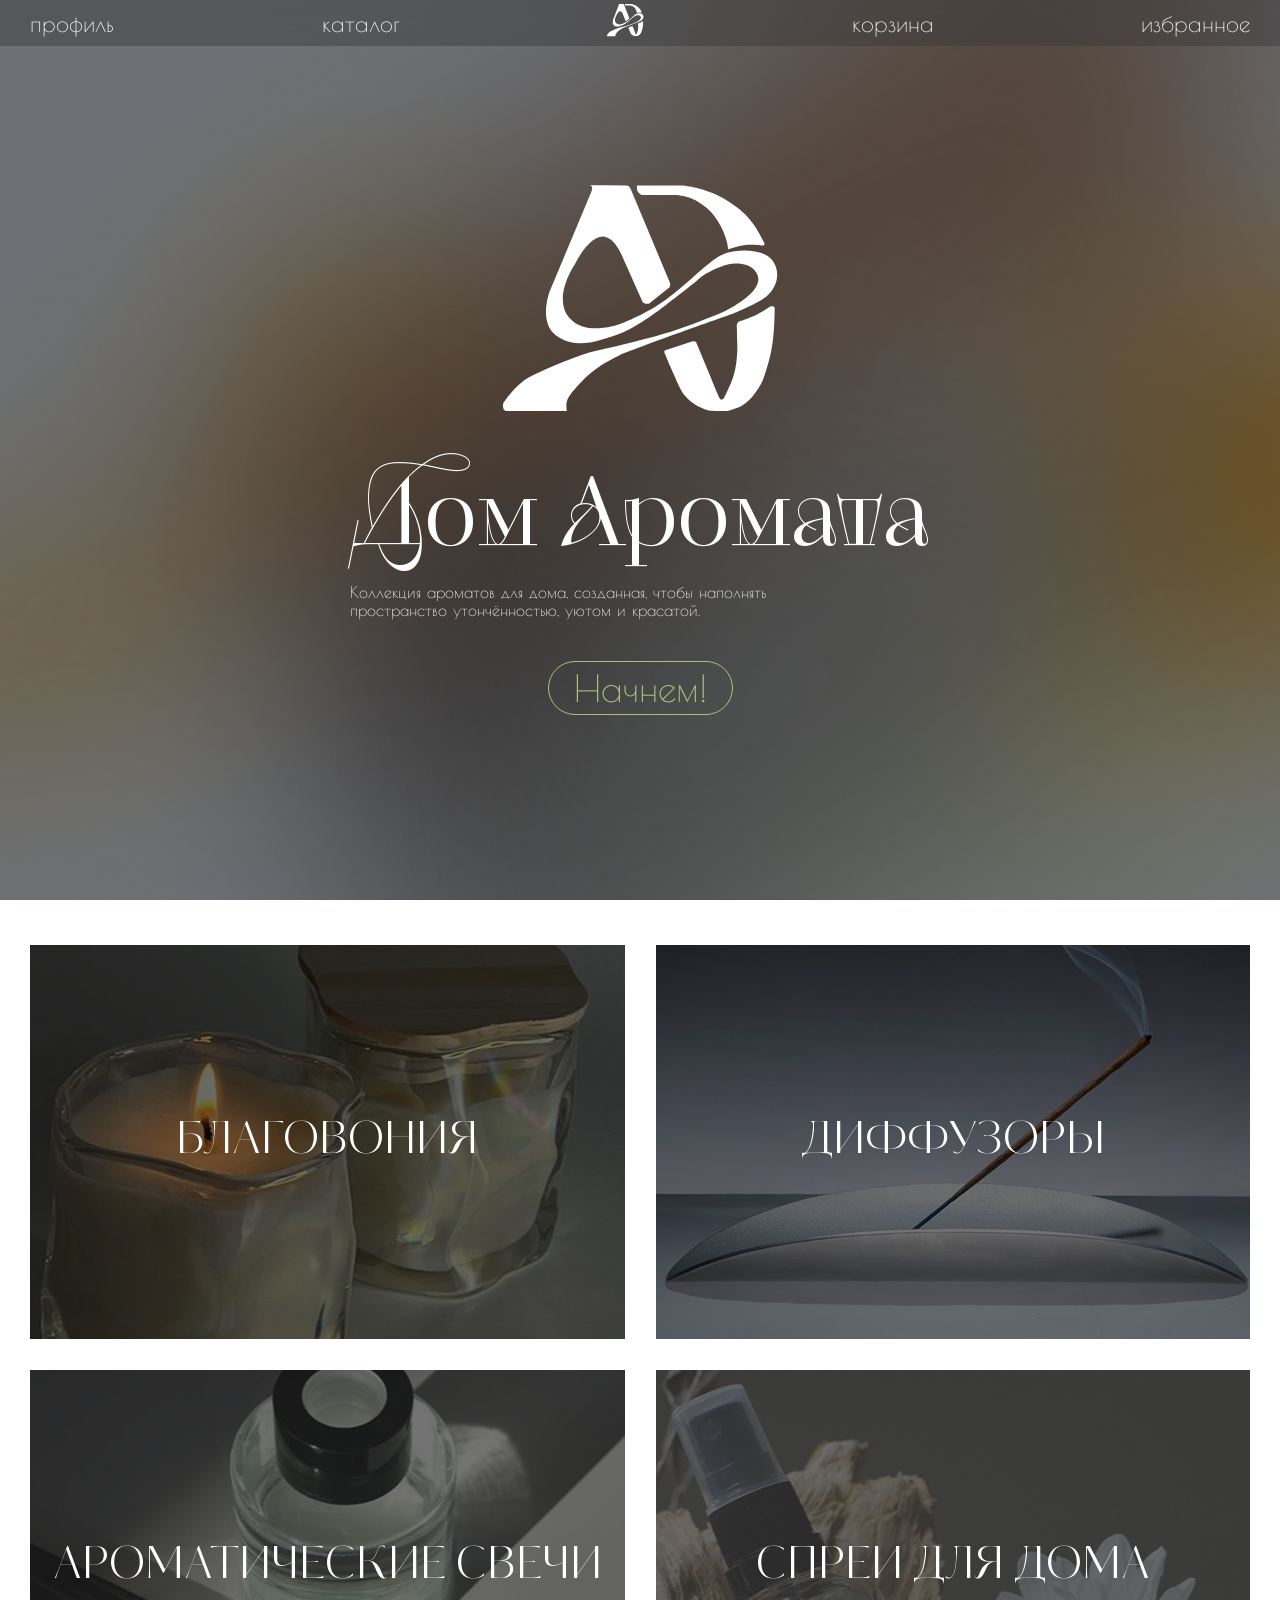
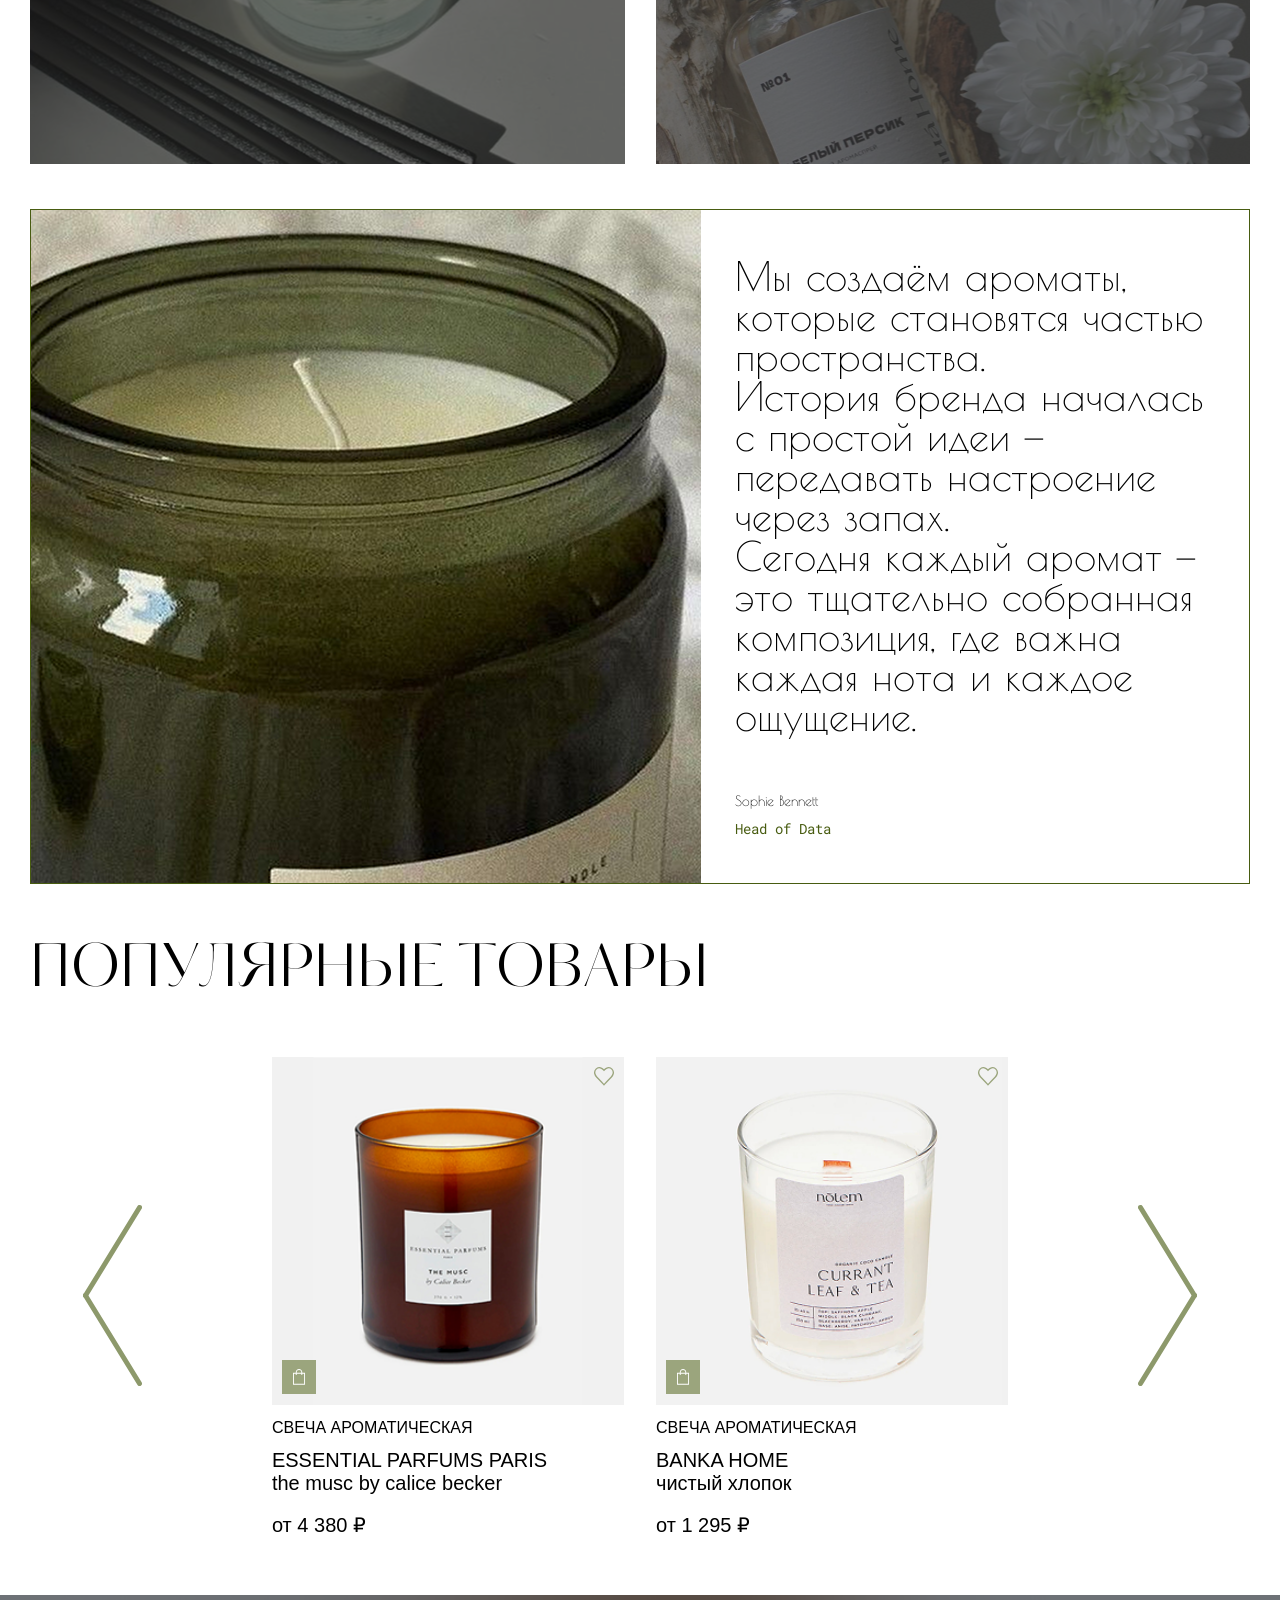
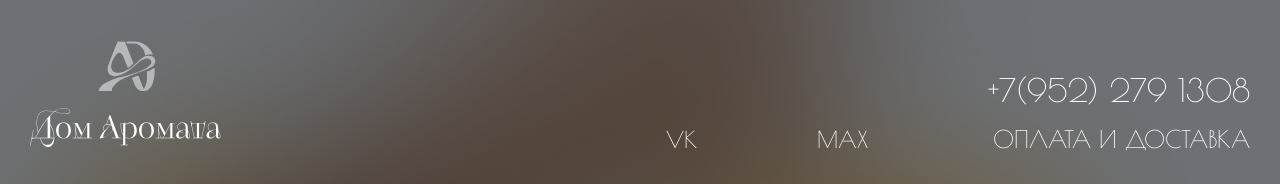
<file: index.html>
<!DOCTYPE html>
<html lang="en">

<head>
    <meta charset="UTF-8">
    <meta name="viewport" content="width=device-width, initial-scale=1.0">
    <link rel="stylesheet" href="style/style.css">
    <title>Document</title>
</head>

<body>
    <header class="header">
        <button class="header_burger-btn">
            <div class="burger-icon-wrapper">
                <svg width="35" height="28" class="burger-horizontal">
                    <use xlink:href="assets/sprite/sprite.svg#burger-icon"></use>
                </svg>
                <svg width="35" height="28" class="burger-vertical">
                    <use xlink:href="assets/sprite/sprite.svg#burger-icon"></use>
                </svg>
            </div>
        </button>
        <ul class="header_list container">
            <li class="header_item header_item--mobile-only"><a href="index.html" class="header_link">главная</a></li>
            <li class="header_item header_item--text"><a href="#" class="header_link">профиль</a></li>
            <li class="header_item header_item--text"><a href="catalog.html" class="header_link">каталог</a></li>
            <li class="header_item header_item--logo">
                <a href="#" class="header_link">
                    <svg width="37" height="33" viewBox="0 0 37 33">
                        <use xlink:href="assets/sprite/sprite.svg#logo-icon"></use>
                    </svg>
                </a>
            </li>
            <li class="header_item"><a href="#" class="header_link">корзина</a></li>
            <li class="header_item"><a href="#" class="header_link">избранное</a></li>
        </ul>
    </header>
    <section class="hero">
        <div class="hero__wrapper container">
            <svg width="275" height="226" viewBox="0 0 275 226">
                <use xlink:href="assets/sprite/sprite.svg#big-logo"></use>
            </svg>
            <div class="hero__inner">
                <h1 class="hero__title">
                    Дом Аромата
                </h1>
                <p class="hero__text">
                    Коллекция ароматов для дома, созданная, чтобы наполнять <br>пространство утончённостью, уютом
                    и&nbsp;красатой.
                </p>
            </div>
            <a href="#categories" class="hero__btn">Начнем!</a>
        </div>
    </section>

    <section class="categories" id="categories">
        <ul class="categories__cards container">
            <li class="categories__card">
                <a href="catalog.html#incense" class="categories__link">
                    благовония
                </a>
            </li>
            <li class="categories__card categories__card-2">
                <a href="catalog.html#diffusers" class="categories__link">
                    диффузоры
                </a>
            </li>
            <li class="categories__card categories__card-3">
                <a href="catalog.html#scented-candles" class="categories__link">
                    ароматические свечи
                </a>
            </li>
            <li class="categories__card categories__card-4">
                <a href="catalog.html#spray-for-the-home" class="categories__link">
                    спреи для дома
                </a>
            </li>
        </ul>
    </section>
    <section class="author container">
        <div class="author__wrapper">
            <img src="assets/img/index-5.png" alt="" class="author__img">
            <div class="author__inner">
                <div class="author__texts">
                    <p class="author__text">
                        Мы&nbsp;создаём ароматы, которые становятся частью пространства.
                    </p>
                    <p class="author__text">
                        История бренда началась с&nbsp;простой идеи&nbsp;&mdash; передавать настроение через запах.
                    </p>
                    <p class="author__text">
                        Сегодня каждый аромат&nbsp;&mdash; это тщательно собранная композиция, где важна каждая нота
                        и&nbsp;каждое ощущение.
                    </p>
                </div>
                <p class="author__name">
                    Sophie Bennett
                </p>
                <p class="author__role">
                    Head of Data
                </p>
            </div>
        </div>
    </section>
    <section class="polular">
        <div class="popular__wrapper container">
            <h2 class="popular__title">
                ПОПУЛЯРНЫЕ ТОВАРЫ
            </h2>
            <div class="slider">
                <button class="slider-btn slider-btn-prev">
                    <svg width="59" height="181" viewBox="0 0 59 181">
                        <use xlink:href="assets/sprite/sprite.svg#arrow-left-icon"></use>
                    </svg>
                </button>
                <div class="slider-viewport">
                    <div class="slider-track"></div>
                </div>
                <button class="slider-btn slider-btn-next">
                    <svg width="59" height="181" viewBox="0 0 59 181">
                        <use xlink:href="assets/sprite/sprite.svg#arrow-right-icon"></use>
                    </svg>
                </button>
            </div>
        </div>
    </section>

    <footer class="footer">
        <div class="footer__wrapper container">
            <a href="" class="footer__logo">
                <svg width="124" height="69" viewBox="0 0 124 69">
                    <use xlink:href="assets/sprite/sprite.svg#logo-text-small"></use>
                </svg>
            </a>
            <div class="footer__inner">
                <a href="#" target="_blank" class="footer__link">VK</a>
                <a href="#" target="_blank" class="footer__link">MAX</a>
                <div class="footer__contacts">
                    <a href="tel:+79522791308" class="footer__link">+7(952) 279 1308</a>
                    <a href="#" class="footer__link">оплата и доставка</a>
                </div>
            </div>
        </div>
    </footer>
    <script type="module" src="js/main.js"></script>
</body>

</html>
</file>
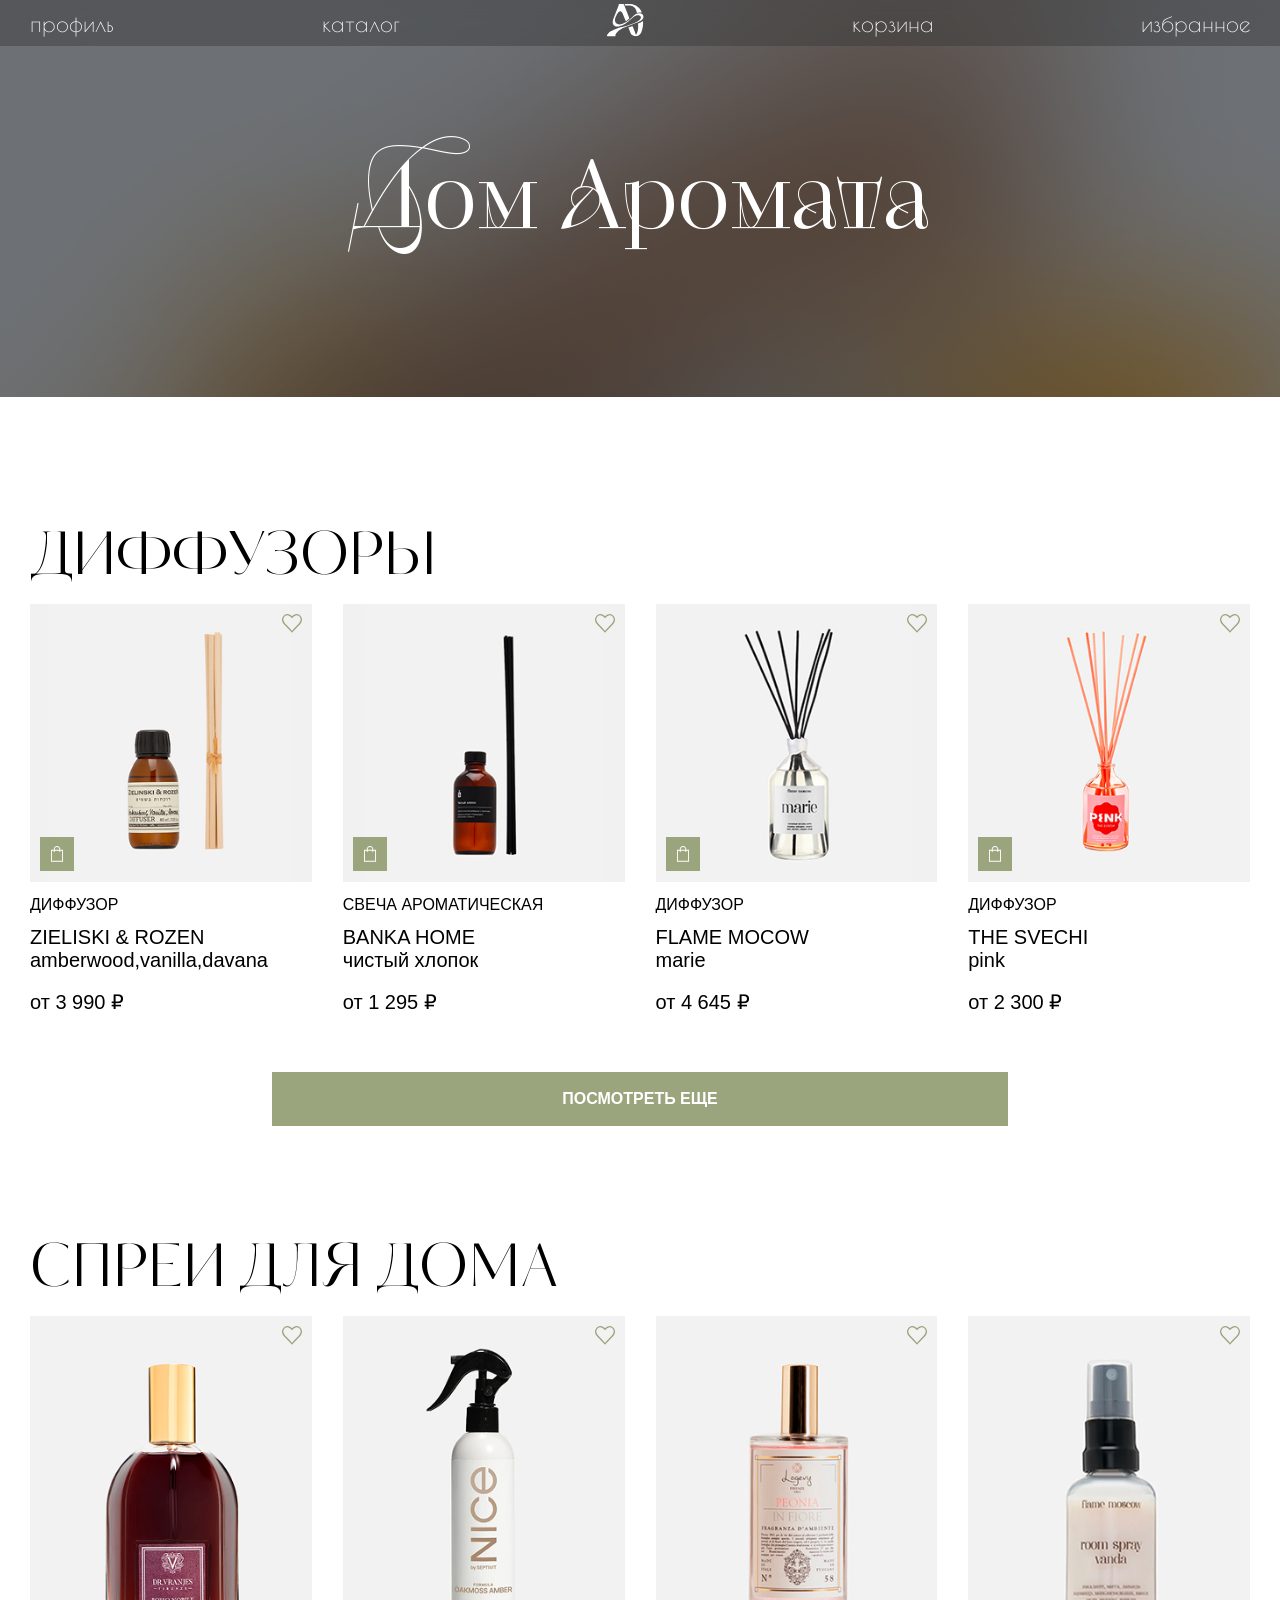
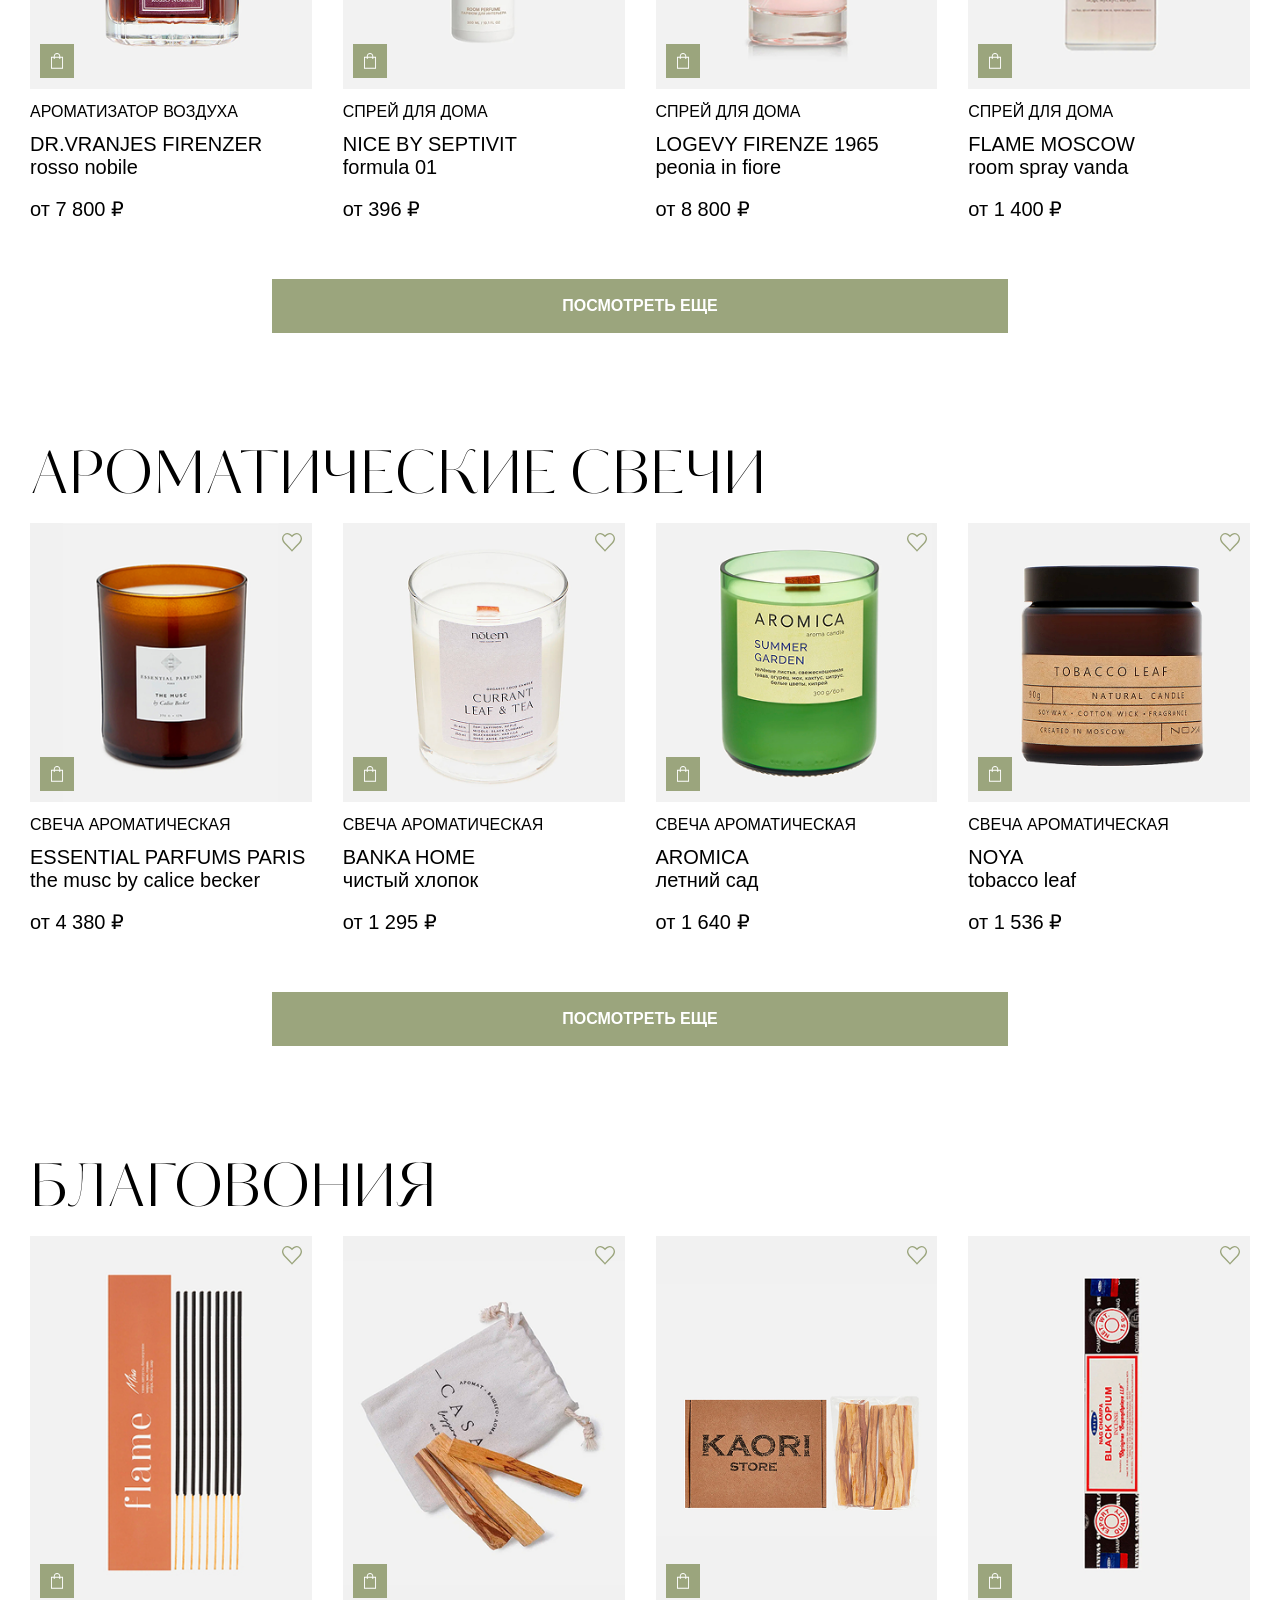
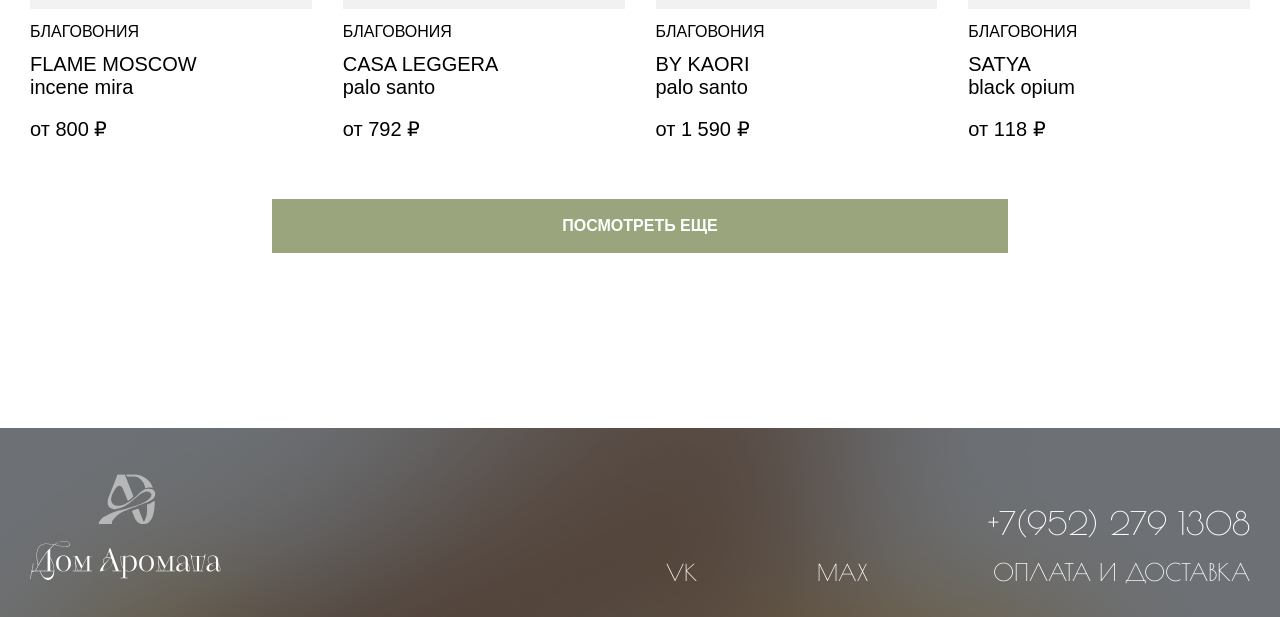
<file: catalog.html>
<!DOCTYPE html>
<html lang="en">

<head>
    <meta charset="UTF-8">
    <meta name="viewport" content="width=device-width, initial-scale=1.0">
    <link rel="stylesheet" href="style/style.css">
    <title>Каталог товаров</title>
</head>

<body>
    <header class="header">
        <button class="header_burger-btn">
            <div class="burger-icon-wrapper">
                <svg width="35" height="28" class="burger-horizontal">
                    <use xlink:href="assets/sprite/sprite.svg#burger-icon"></use>
                </svg>
                <svg width="35" height="28" class="burger-vertical">
                    <use xlink:href="assets/sprite/sprite.svg#burger-icon"></use>
                </svg>
            </div>
        </button>
        <ul class="header_list container">
            <li class="header_item header_item--mobile-only"><a href="index.html" class="header_link">главная</a></li>
            <li class="header_item header_item--text"><a href="#" class="header_link">профиль</a></li>
            <li class="header_item header_item--text"><a href="catalog.html" class="header_link">каталог</a></li>
            <li class="header_item header_item--logo">
                <a href="index.html" class="header_link">
                    <svg width="37" height="33" viewBox="0 0 37 33">
                        <use xlink:href="assets/sprite/sprite.svg#logo-icon"></use>
                    </svg>
                </a>
            </li>
            <li class="header_item"><a href="#" class="header_link">корзина</a></li>
            <li class="header_item"><a href="#" class="header_link">избранное</a></li>
        </ul>
    </header>
    <section class="ne-hero">
        <div class="ne-hero__wrapper container">
            <h1 class="ne-hero__title">
                Дом Аромата
            </h1>
        </div>
    </section>
    <section class="catalog">
        <ul class="catalog__wrapper container">
            <li class="catalog__wrapper-el">
                <h2 class="catalog__title" id="diffusers">
                    диффузоры
                </h2>
                <ul class="catalog__list">
                    <li class="catalog__item">
                        <div class="catalog__item-media"><img src="assets/img/catalog/catalog-1.png" alt=""
                                class="catalog__item-img"><svg class="catalog__item-busket" width="35" height="35">
                                <use xlink:href="assets/sprite/sprite.svg#busket-icon"></use>
                            </svg><svg class="catalog__item-like" width="20" height="19">
                                <use xlink:href="assets/sprite/sprite.svg#like-icon"></use>
                            </svg></div>
                        <div class="catalog__item-inner">
                            <p class="catalog__item-category">
                                Диффузор
                            </p>
                            <p class="catalog__item-name">
                                zieliski & Rozen
                            </p>
                            <p class="catalog__item-features">
                                amberwood,vanilla,davana
                            </p>
                            <p class="catalog__item-price">
                                от 3 990 ₽
                            </p>
                        </div>
                    </li>
                    <li class="catalog__item">
                        <div class="catalog__item-media"><img src="assets/img/catalog/catalog-2.png" alt=""
                                class="catalog__item-img"><svg class="catalog__item-busket" width="35" height="35">
                                <use xlink:href="assets/sprite/sprite.svg#busket-icon"></use>
                            </svg><svg class="catalog__item-like" width="20" height="19">
                                <use xlink:href="assets/sprite/sprite.svg#like-icon"></use>
                            </svg></div>
                        <div class="catalog__item-inner">
                            <p class="catalog__item-category">
                                Свеча ароматическая
                            </p>
                            <p class="catalog__item-name">
                                banka home
                            </p>
                            <p class="catalog__item-features">
                                чистый хлопок
                            </p>
                            <p class="catalog__item-price">
                                от 1 295 ₽
                            </p>
                        </div>
                    </li>
                    <li class="catalog__item">
                        <div class="catalog__item-media"><img src="assets/img/catalog/catalog-3.png" alt=""
                                class="catalog__item-img"><svg class="catalog__item-busket" width="35" height="35">
                                <use xlink:href="assets/sprite/sprite.svg#busket-icon"></use>
                            </svg><svg class="catalog__item-like" width="20" height="19">
                                <use xlink:href="assets/sprite/sprite.svg#like-icon"></use>
                            </svg></div>
                        <div class="catalog__item-inner">
                            <p class="catalog__item-category">
                                Диффузор
                            </p>
                            <p class="catalog__item-name">
                                flame mocow
                            </p>
                            <p class="catalog__item-features">
                                marie
                            </p>
                            <p class="catalog__item-price">
                                от 4 645 ₽
                            </p>
                        </div>
                    </li>
                    <li class="catalog__item">
                        <div class="catalog__item-media"><img src="assets/img/catalog/catalog-4.png" alt=""
                                class="catalog__item-img"><svg class="catalog__item-busket" width="35" height="35">
                                <use xlink:href="assets/sprite/sprite.svg#busket-icon"></use>
                            </svg><svg class="catalog__item-like" width="20" height="19">
                                <use xlink:href="assets/sprite/sprite.svg#like-icon"></use>
                            </svg></div>
                        <div class="catalog__item-inner">
                            <p class="catalog__item-category">
                                Диффузор
                            </p>
                            <p class="catalog__item-name">
                                the svechi
                            </p>
                            <p class="catalog__item-features">
                                pink
                            </p>
                            <p class="catalog__item-price">
                                от 2 300 ₽
                            </p>
                        </div>
                    </li>
                </ul>
                <a href="#" class="catalog__btn">посмотреть еще</a>
            </li>
            <li class="catalog__wrapper-el">
                <h2 class="catalog__title" id="spray-for-the-home">
                    спреи для дома
                </h2>
                <ul class="catalog__list">
                    <li class="catalog__item">
                        <div class="catalog__item-media"><img src="assets/img/catalog/catalog-5.png" alt=""
                                class="catalog__item-img"><svg class="catalog__item-busket" width="35" height="35">
                                <use xlink:href="assets/sprite/sprite.svg#busket-icon"></use>
                            </svg><svg class="catalog__item-like" width="20" height="19">
                                <use xlink:href="assets/sprite/sprite.svg#like-icon"></use>
                            </svg></div>
                        <div class="catalog__item-inner">
                            <p class="catalog__item-category">
                                Ароматизатор воздуха
                            </p>
                            <p class="catalog__item-name">
                                dr.vranjes firenzer
                            </p>
                            <p class="catalog__item-features">
                                rosso nobile
                            </p>
                            <p class="catalog__item-price">
                                от 7 800 ₽
                            </p>
                        </div>
                    </li>
                    <li class="catalog__item">
                        <div class="catalog__item-media"><img src="assets/img/catalog/catalog-6.png" alt=""
                                class="catalog__item-img"><svg class="catalog__item-busket" width="35" height="35">
                                <use xlink:href="assets/sprite/sprite.svg#busket-icon"></use>
                            </svg><svg class="catalog__item-like" width="20" height="19">
                                <use xlink:href="assets/sprite/sprite.svg#like-icon"></use>
                            </svg></div>
                        <div class="catalog__item-inner">
                            <p class="catalog__item-category">
                                спрей для дома
                            </p>
                            <p class="catalog__item-name">
                                nice by septivit
                            </p>
                            <p class="catalog__item-features">
                                formula 01
                            </p>
                            <p class="catalog__item-price">
                                от 396 ₽
                            </p>
                        </div>
                    </li>
                    <li class="catalog__item">
                        <div class="catalog__item-media"><img src="assets/img/catalog/catalog-7.png" alt=""
                                class="catalog__item-img"><svg class="catalog__item-busket" width="35" height="35">
                                <use xlink:href="assets/sprite/sprite.svg#busket-icon"></use>
                            </svg><svg class="catalog__item-like" width="20" height="19">
                                <use xlink:href="assets/sprite/sprite.svg#like-icon"></use>
                            </svg></div>
                        <div class="catalog__item-inner">
                            <p class="catalog__item-category">
                                спрей для дома
                            </p>
                            <p class="catalog__item-name">
                                logevy firenze 1965
                            </p>
                            <p class="catalog__item-features">
                                peonia in fiore
                            </p>
                            <p class="catalog__item-price">
                                от 8 800 ₽
                            </p>
                        </div>
                    </li>
                    <li class="catalog__item">
                        <div class="catalog__item-media"><img src="assets/img/catalog/catalog-8.png" alt=""
                                class="catalog__item-img"><svg class="catalog__item-busket" width="35" height="35">
                                <use xlink:href="assets/sprite/sprite.svg#busket-icon"></use>
                            </svg><svg class="catalog__item-like" width="20" height="19">
                                <use xlink:href="assets/sprite/sprite.svg#like-icon"></use>
                            </svg></div>
                        <div class="catalog__item-inner">
                            <p class="catalog__item-category">
                                спрей для дома
                            </p>
                            <p class="catalog__item-name">
                                flame moscow
                            </p>
                            <p class="catalog__item-features">
                                room spray vanda
                            </p>
                            <p class="catalog__item-price">
                                от 1 400 ₽
                            </p>
                        </div>
                    </li>
                </ul>
                <a href="#" class="catalog__btn">посмотреть еще</a>
            </li>
            <li class="catalog__wrapper-el">
                <h2 class="catalog__title" id="scented-candles">
                    ароматические свечи
                </h2>
                <ul class="catalog__list">
                    <li class="catalog__item">
                        <div class="catalog__item-media"><img src="assets/img/catalog/catalog-9.png" alt=""
                                class="catalog__item-img"><svg class="catalog__item-busket" width="35" height="35">
                                <use xlink:href="assets/sprite/sprite.svg#busket-icon"></use>
                            </svg><svg class="catalog__item-like" width="20" height="19">
                                <use xlink:href="assets/sprite/sprite.svg#like-icon"></use>
                            </svg></div>
                        <div class="catalog__item-inner">
                            <p class="catalog__item-category">
                                Свеча ароматическая
                            </p>
                            <p class="catalog__item-name">
                                essential parfums paris
                            </p>
                            <p class="catalog__item-features">
                                the musc by calice becker
                            </p>
                            <p class="catalog__item-price">
                                от 4 380 ₽
                            </p>
                        </div>
                    </li>
                    <li class="catalog__item">
                        <div class="catalog__item-media"><img src="assets/img/catalog/catalog-10.png" alt=""
                                class="catalog__item-img"><svg class="catalog__item-busket" width="35" height="35">
                                <use xlink:href="assets/sprite/sprite.svg#busket-icon"></use>
                            </svg><svg class="catalog__item-like" width="20" height="19">
                                <use xlink:href="assets/sprite/sprite.svg#like-icon"></use>
                            </svg></div>
                        <div class="catalog__item-inner">
                            <p class="catalog__item-category">
                                Свеча ароматическая
                            </p>
                            <p class="catalog__item-name">
                                banka home
                            </p>
                            <p class="catalog__item-features">
                                чистый хлопок
                            </p>
                            <p class="catalog__item-price">
                                от 1 295 ₽
                            </p>
                        </div>
                    </li>
                    <li class="catalog__item">
                        <div class="catalog__item-media"><img src="assets/img/catalog/catalog-11.png" alt=""
                                class="catalog__item-img"><svg class="catalog__item-busket" width="35" height="35">
                                <use xlink:href="assets/sprite/sprite.svg#busket-icon"></use>
                            </svg><svg class="catalog__item-like" width="20" height="19">
                                <use xlink:href="assets/sprite/sprite.svg#like-icon"></use>
                            </svg></div>
                        <div class="catalog__item-inner">
                            <p class="catalog__item-category">
                                Свеча ароматическая
                            </p>
                            <p class="catalog__item-name">
                                Aromica
                            </p>
                            <p class="catalog__item-features">
                                летний сад
                            </p>
                            <p class="catalog__item-price">
                                от 1 640 ₽
                            </p>
                        </div>
                    </li>
                    <li class="catalog__item">
                        <div class="catalog__item-media"><img src="assets/img/catalog/catalog-12.png" alt=""
                                class="catalog__item-img"><svg class="catalog__item-busket" width="35" height="35">
                                <use xlink:href="assets/sprite/sprite.svg#busket-icon"></use>
                            </svg><svg class="catalog__item-like" width="20" height="19">
                                <use xlink:href="assets/sprite/sprite.svg#like-icon"></use>
                            </svg></div>
                        <div class="catalog__item-inner">
                            <p class="catalog__item-category">
                                Свеча ароматическая
                            </p>
                            <p class="catalog__item-name">
                                Noya
                            </p>
                            <p class="catalog__item-features">
                                tobacco leaf
                            </p>
                            <p class="catalog__item-price">
                                от 1 536 ₽
                            </p>
                        </div>
                    </li>
                </ul>
                <a href="#" class="catalog__btn">посмотреть еще</a>
            </li>
            <li class="catalog__wrapper-el">
                <h2 class="catalog__title" id="incense">
                    благовония
                </h2>
                <ul class="catalog__list">
                    <li class="catalog__item">
                        <div class="catalog__item-media"><img src="assets/img/catalog/catalog-13.png" alt=""
                                class="catalog__item-img"><svg class="catalog__item-busket" width="35" height="35">
                                <use xlink:href="assets/sprite/sprite.svg#busket-icon"></use>
                            </svg><svg class="catalog__item-like" width="20" height="19">
                                <use xlink:href="assets/sprite/sprite.svg#like-icon"></use>
                            </svg></div>
                        <div class="catalog__item-inner">
                            <p class="catalog__item-category">
                                благовония
                            </p>
                            <p class="catalog__item-name">
                                flame moscow
                            </p>
                            <p class="catalog__item-features">
                                incene mira
                            </p>
                            <p class="catalog__item-price">
                                от 800 ₽
                            </p>
                        </div>
                    </li>
                    <li class="catalog__item">
                        <div class="catalog__item-media"><img src="assets/img/catalog/catalog-14.png" alt=""
                                class="catalog__item-img"><svg class="catalog__item-busket" width="35" height="35">
                                <use xlink:href="assets/sprite/sprite.svg#busket-icon"></use>
                            </svg><svg class="catalog__item-like" width="20" height="19">
                                <use xlink:href="assets/sprite/sprite.svg#like-icon"></use>
                            </svg></div>
                        <div class="catalog__item-inner">
                            <p class="catalog__item-category">
                                благовония
                            </p>
                            <p class="catalog__item-name">
                                casa leggera
                            </p>
                            <p class="catalog__item-features">
                                palo santo
                            </p>
                            <p class="catalog__item-price">
                                от 792 ₽
                            </p>
                        </div>
                    </li>
                    <li class="catalog__item">
                        <div class="catalog__item-media"><img src="assets/img/catalog/catalog-15.png" alt=""
                                class="catalog__item-img"><svg class="catalog__item-busket" width="35" height="35">
                                <use xlink:href="assets/sprite/sprite.svg#busket-icon"></use>
                            </svg><svg class="catalog__item-like" width="20" height="19">
                                <use xlink:href="assets/sprite/sprite.svg#like-icon"></use>
                            </svg></div>
                        <div class="catalog__item-inner">
                            <p class="catalog__item-category">
                                благовония
                            </p>
                            <p class="catalog__item-name">
                                by kaori
                            </p>
                            <p class="catalog__item-features">
                                palo santo
                            </p>
                            <p class="catalog__item-price">
                                от 1 590 ₽
                            </p>
                        </div>
                    </li>
                    <li class="catalog__item">
                        <div class="catalog__item-media"><img src="assets/img/catalog/catalog-16.png" alt=""
                                class="catalog__item-img"><svg class="catalog__item-busket" width="35" height="35">
                                <use xlink:href="assets/sprite/sprite.svg#busket-icon"></use>
                            </svg><svg class="catalog__item-like" width="20" height="19">
                                <use xlink:href="assets/sprite/sprite.svg#like-icon"></use>
                            </svg></div>
                        <div class="catalog__item-inner">
                            <p class="catalog__item-category">
                                благовония
                            </p>
                            <p class="catalog__item-name">
                                satya
                            </p>
                            <p class="catalog__item-features">
                                black opium
                            </p>
                            <p class="catalog__item-price">
                                от 118 ₽
                            </p>
                        </div>
                    </li>
                </ul>
                <a href="#" class="catalog__btn">посмотреть еще</a>
            </li>
        </ul>
    </section>
    <footer class="footer">
        <div class="footer__wrapper container">
            <a href="" class="footer__logo">
                <svg width="124" height="69" viewBox="0 0 124 69">
                    <use xlink:href="assets/sprite/sprite.svg#logo-text-small"></use>
                </svg>
            </a>
            <div class="footer__inner">
                <a href="#" target="_blank" class="footer__link">VK</a>
                <a href="#" target="_blank" class="footer__link">MAX</a>
                <div class="footer__contacts">
                    <a href="tel:+79522791308" class="footer__link">+7(952) 279 1308</a>
                    <a href="#" class="footer__link">оплата и доставка</a>
                </div>
            </div>
        </div>
    </footer>
    <script type="module" src="js/main.js"></script>
</body>

</html>
</file>
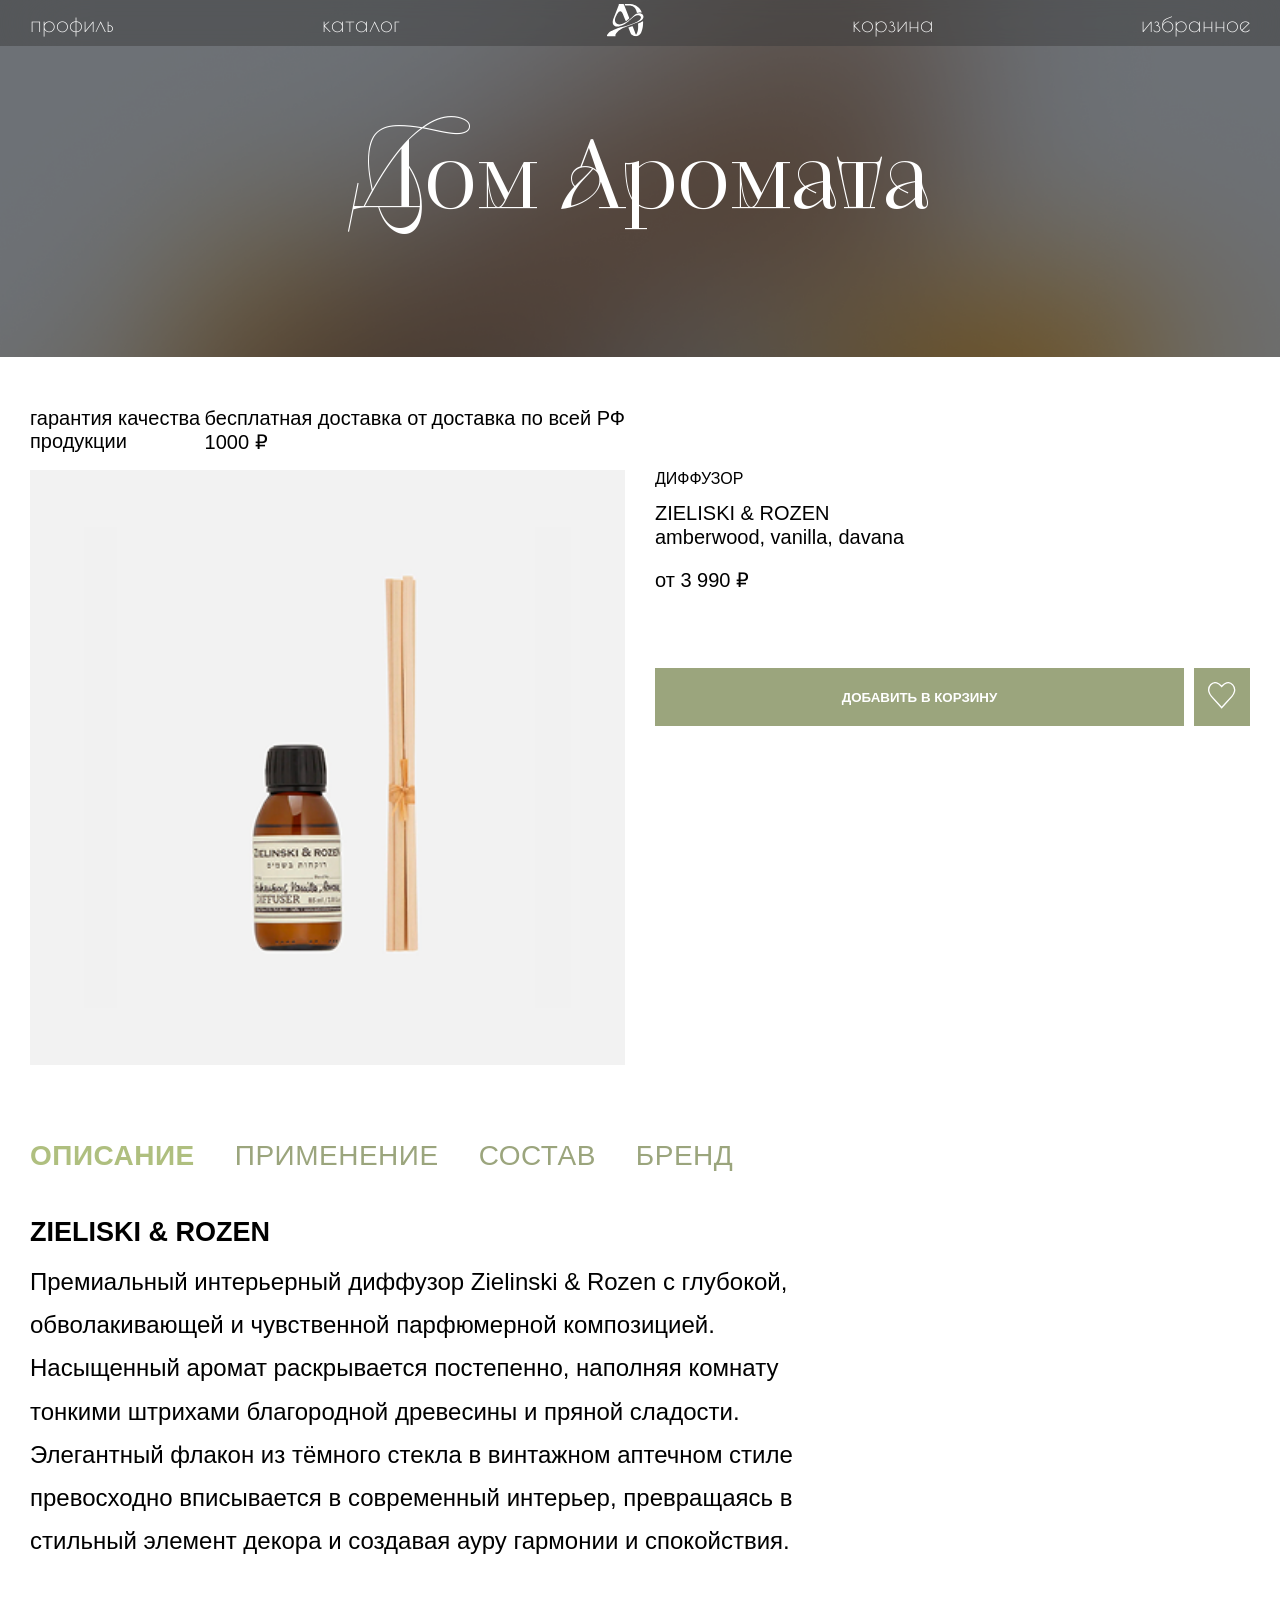
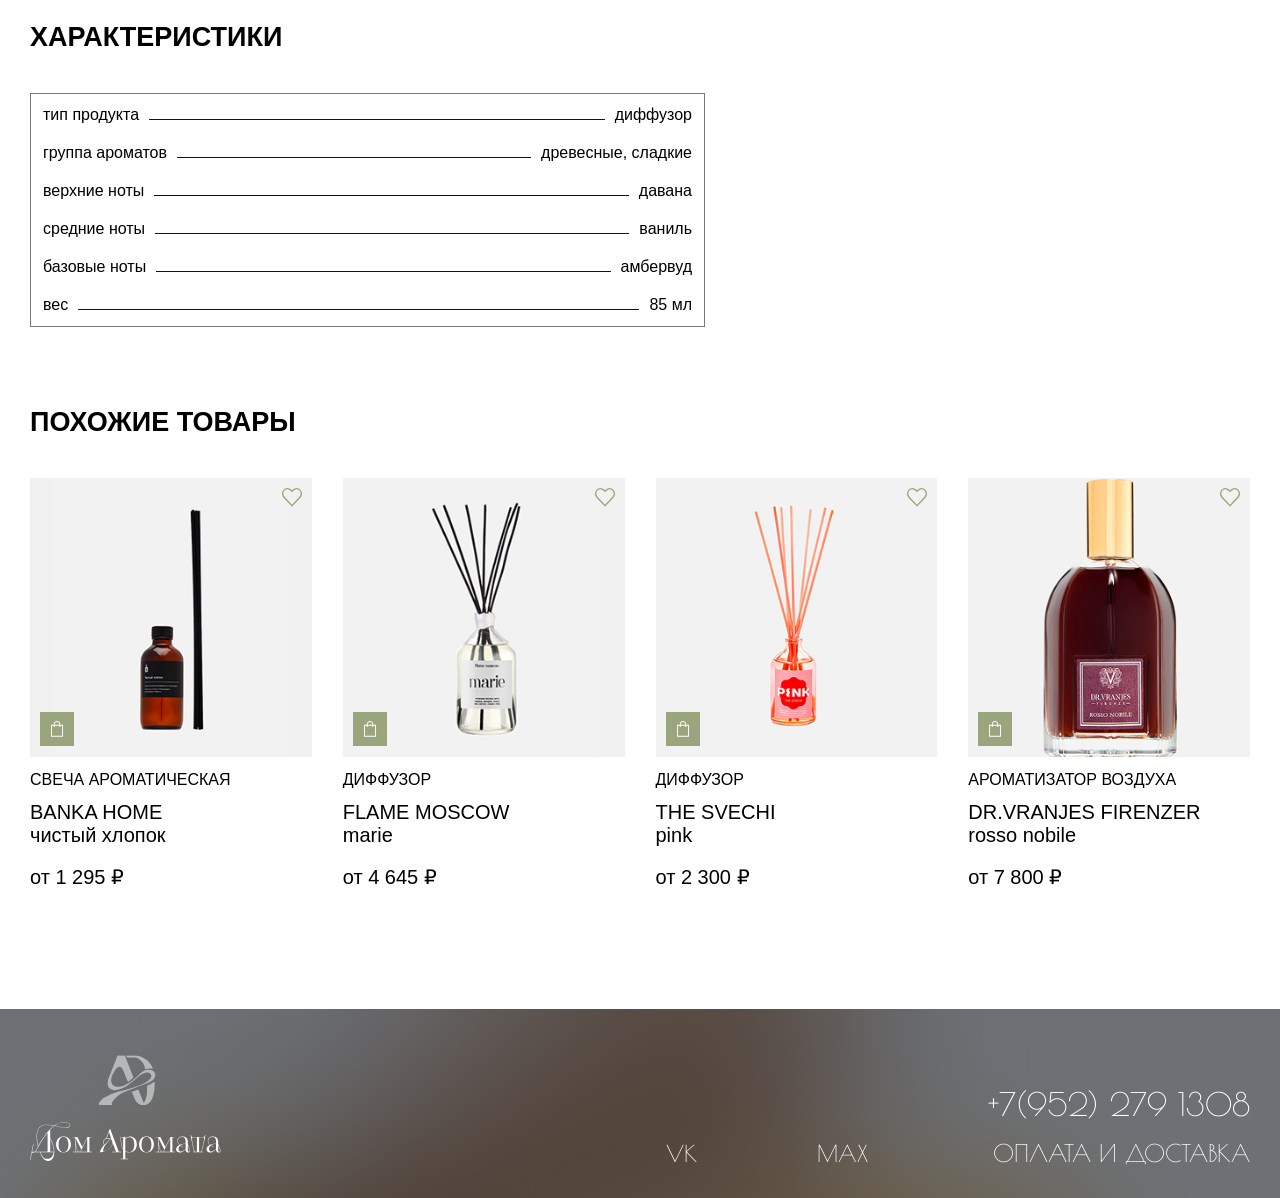
<file: product-card.html>
<!DOCTYPE html>
<html lang="en">

<head>
    <meta charset="UTF-8">
    <meta name="viewport" content="width=device-width, initial-scale=1.0">
    <link rel="stylesheet" href="style/style.css">
    <title>Document</title>
</head>

<body>
    <header class="header">
        <button class="header_burger-btn">
            <div class="burger-icon-wrapper">
                <svg width="35" height="28" class="burger-horizontal">
                    <use xlink:href="assets/sprite/sprite.svg#burger-icon"></use>
                </svg>
                <svg width="35" height="28" class="burger-vertical">
                    <use xlink:href="assets/sprite/sprite.svg#burger-icon"></use>
                </svg>
            </div>
        </button>
        <ul class="header_list container">
            <li class="header_item header_item--mobile-only"><a href="index.html" class="header_link">главная</a></li>
            <li class="header_item header_item--text"><a href="#" class="header_link">профиль</a></li>
            <li class="header_item header_item--text"><a href="catalog.html" class="header_link">каталог</a></li>
            <li class="header_item header_item--logo">
                <a href="index.html" class="header_link">
                    <svg width="37" height="33" viewBox="0 0 37 33">
                        <use xlink:href="assets/sprite/sprite.svg#logo-icon"></use>
                    </svg>
                </a>
            </li>
            <li class="header_item"><a href="#" class="header_link">корзина</a></li>
            <li class="header_item"><a href="#" class="header_link">избранное</a></li>
        </ul>
    </header>
    <section class="ne-hero ne-hero--small">
        <div class="ne-hero__wrapper container">
            <h1 class="ne-hero__title">
                Дом Аромата
            </h1>
        </div>
    </section>

    <section class="product-card">
        <div class="product-card__wrapper container">
            <div class="product-card__left">
                <div class="product-card__img-wrapper">
                    <img src="assets/img/product-card/1.1.png" alt="" class="product-card__img">
                    <div class="product-card__dots"></div>
                </div>
                <div class="product-card__inner">
                    <p class="product-card__text">
                        гарантия качества <br>продукции
                    </p>
                    <p class="product-card__text">
                        бесплатная доставка от <br>1000 ₽
                    </p>
                    <p class="product-card__text">
                        доставка по всей РФ
                    </p>
                </div>
            </div>
            <div class="product-card__right">
                <p class="product-card__category">
                    арома свеча
                </p>
                <p class="product-card__name">
                    ESSENTIAL PARFUMS PARIS
                </p>
                <p class="product-card__features">
                    ROSE MAGNETIC by Sophie Labbé
                </p>
                <p class="product-card__price">
                    3 976 ₽
                </p>
                <div class="product-card__btn-wrapper">
                    <button onclick="alert('Товар добавлен в корзину!')" class="product-card__btn-add">Добавить в
                        корзину</button>
                    <button class="product-card__btn-favorite">
                        <svg width="28" height="27" viewBox="0 0 28 27">
                            <use xlink:href="assets/sprite/sprite.svg#like-icon-large"></use>
                        </svg>
                    </button>
                </div>
                <div class="product-card__small-images">
                    <img src="assets/img/product-card/1.2.png" alt="" class="product-card__small-img">
                    <img src="assets/img/product-card/1.3.png" alt="" class="product-card__small-img">
                    <img src="assets/img/product-card/1.4.png" alt="" class="product-card__small-img">
                </div>
            </div>
        </div>

    </section>

    <div class="product-tabs container">
        <div class="product-tabs__header">
            <button class="product-tabs__btn product-tabs__btn--active" data-tab="description">ОПИСАНИЕ</button>
            <button class="product-tabs__btn" data-tab="usage">ПРИМЕНЕНИЕ</button>
            <button class="product-tabs__btn" data-tab="composition">СОСТАВ</button>
            <button class="product-tabs__btn" data-tab="brand">БРЕНД</button>
        </div>
        <div class="product-tabs__content">
            <div id="description" class="product-tabs__pane product-tabs__pane--active">
                <h3 class="product-tabs__product-name"></h3>
                <p id="descriptionText"></p>
            </div>
            <div id="usage" class="product-tabs__pane">
                <h3 class="product-tabs__product-name"></h3>
                <p id="usageText"></p>
            </div>
            <div id="composition" class="product-tabs__pane">
                <h3 class="product-tabs__product-name"></h3>
                <p id="compositionText"></p>
            </div>
            <div id="brand" class="product-tabs__pane">
                <h3 class="product-tabs__product-name"></h3>
                <p id="brandText"></p>
            </div>
        </div>
    </div>

    <div class="product-specs container">
        <h2 class="product-specs__title">
            Характеристики</h2>
        <div class="product-specs__box">
            <div class="product-specs__item">
                <span class="product-specs__label">тип продукта</span>
                <span class="product-specs__line"></span>
                <span class="product-specs__value" id="specType">ароматические свечи</span>
            </div>
            <div class="product-specs__item">
                <span class="product-specs__label">группа ароматов</span>
                <span class="product-specs__line"></span>
                <span class="product-specs__value" id="specGroup">цветочные</span>
            </div>
            <div class="product-specs__item">
                <span class="product-specs__label">верхние ноты</span>
                <span class="product-specs__line"></span>
                <span class="product-specs__value" id="specTopNotes">роза, личи, грейпфрут</span>
            </div>
            <div class="product-specs__item">
                <span class="product-specs__label">средние ноты</span>
                <span class="product-specs__line"></span>
                <span class="product-specs__value" id="specMiddleNotes">кедр, мускус</span>
            </div>
            <div class="product-specs__item">
                <span class="product-specs__label">базовые ноты</span>
                <span class="product-specs__line"></span>
                <span class="product-specs__value" id="specBaseNotes">ваниль</span>
            </div>
            <div class="product-specs__item">
                <span class="product-specs__label">вес</span>
                <span class="product-specs__line"></span>
                <span class="product-specs__value" id="specWeight">270 г</span>
            </div>
        </div>
    </div>

    <div class="product-similar container">
        <h2 class="product-similar__title">
            Похожие товары</h2>
        <ul class="catalog__list" id="similarList">
            
        </ul>
    </div>


    <footer class="footer">
        <div class="footer__wrapper container">
            <a href="" class="footer__logo">
                <svg width="124" height="69" viewBox="0 0 124 69">
                    <use xlink:href="assets/sprite/sprite.svg#logo-text-small"></use>
                </svg>
            </a>
            <div class="footer__inner">
                <a href="#" target="_blank" class="footer__link">VK</a>
                <a href="#" target="_blank" class="footer__link">MAX</a>
                <div class="footer__contacts">
                    <a href="tel:+79522791308" class="footer__link">+7(952) 279 1308</a>
                    <a href="#" class="footer__link">оплата и доставка</a>
                </div>
            </div>
        </div>
    </footer>
    <script type="module" src="js/main.js"></script>
</body>

</html>
</file>
<file: style/style.css>
@import url('../style/global/variable.css');
@import url('../style/global/fonts.css');
@import url('../style/global/reset.css');
@import url('../style/global/util.css');



@import url('../style/block/header.css');
@import url('../style/block/hero.css');
@import url('../style/block/categories.css');
@import url('../style/block/author.css');
@import url('../style/block/popular.css');
@import url('../style/block/slider.css');
@import url('../style/block/ne-hero.css');
@import url('../style/block/catalog.css');
@import url('../style/block/product-card.css');
@import url('../style/block/product-tabs.css');
@import url('../style/block/product-specs.css');
@import url('../style/block/footer.css');
</file>
